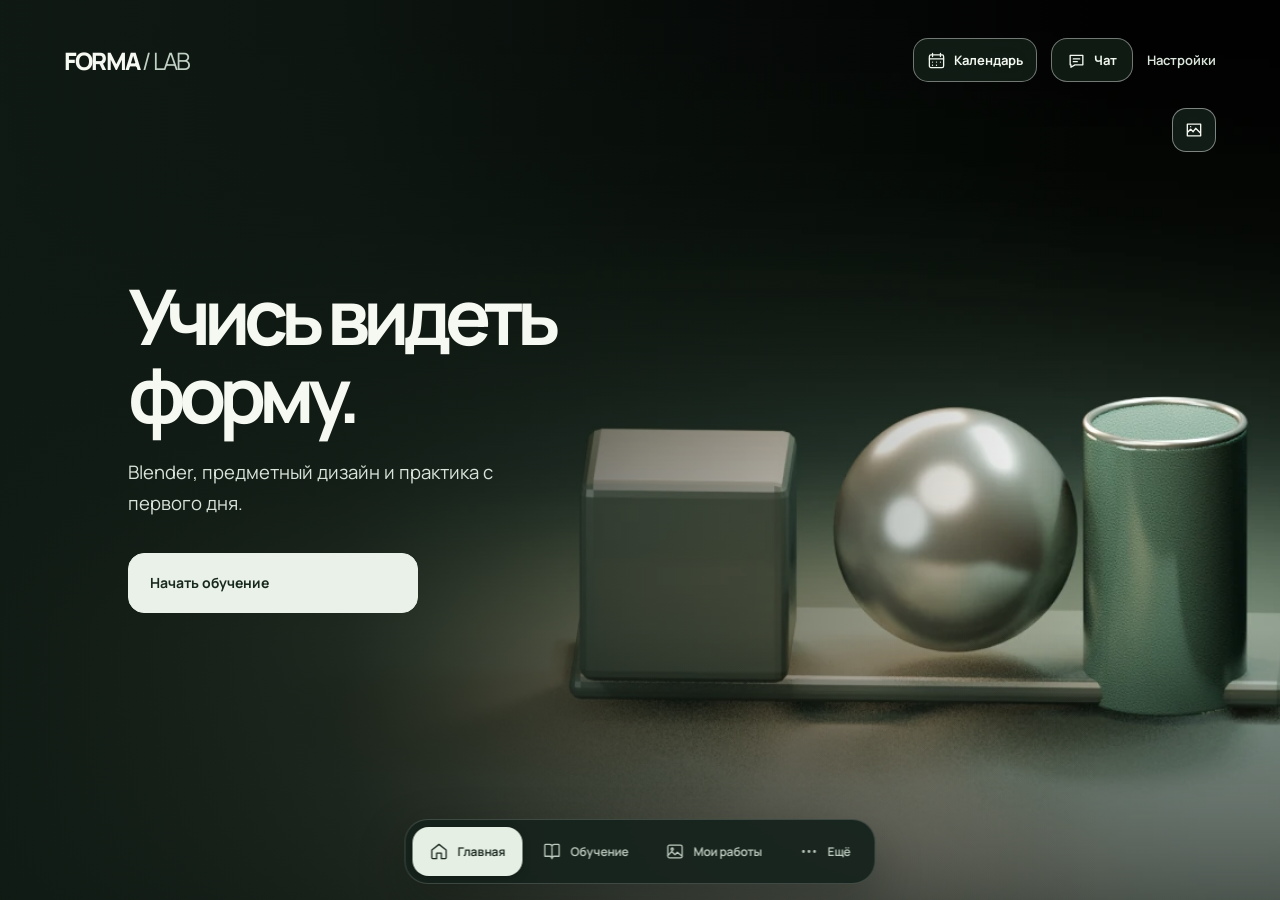
<file: index.html>
<!doctype html><html lang="ru"><head><meta charset="utf-8"><meta name="viewport" content="width=device-width,initial-scale=1,viewport-fit=cover"><meta name="theme-color" content="#111413"><meta name="description" content="FORMA / LAB — персональная академия трёхмерного и предметного дизайна"><title>FORMA / LAB</title><link rel="preconnect" href="https://fonts.googleapis.com"><link rel="preconnect" href="https://fonts.gstatic.com" crossorigin><link href="https://fonts.googleapis.com/css2?family=Manrope:wght@400;500;600;700;800&display=swap" rel="stylesheet"><link rel="stylesheet" href="./style.css?v=33"></head><body><div id="app"></div><script type="module" src="./app.js?v=31"></script></body></html>
</file>
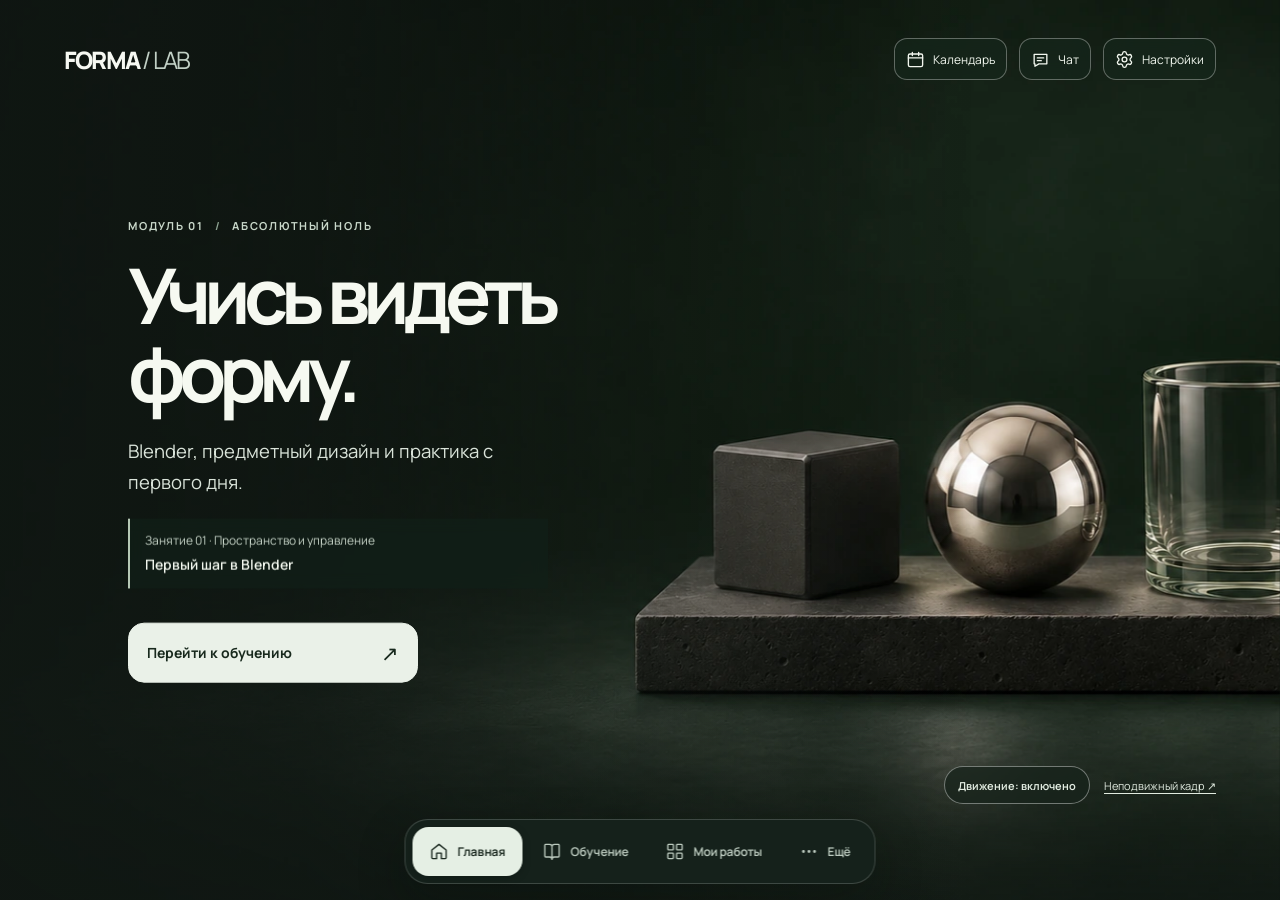
<file: scene-01-test.html>
<!doctype html>
<html lang="ru">
<head>
  <meta charset="utf-8">
  <meta name="viewport" content="width=device-width,initial-scale=1,viewport-fit=cover">
  <meta name="theme-color" content="#111413">
  <meta name="description" content="Тестовая сцена модуля 01 FORMA / LAB — предметная композиция с деликатным движением.">
  <title>Сцена 01 — FORMA / LAB</title>
  <link rel="preconnect" href="https://fonts.googleapis.com">
  <link rel="preconnect" href="https://fonts.gstatic.com" crossorigin>
  <link href="https://fonts.googleapis.com/css2?family=Manrope:wght@400;500;600;700;800&display=swap" rel="stylesheet">
  <link rel="stylesheet" href="./scene-01-test.css?v=2">
  <script src="./scene-01-test.js?v=1" defer></script>
</head>
<body>
  <main class="stage" data-motion="on">
    <picture class="visual" role="img" aria-label="Фасованный куб из тёмной керамики, отражающая металлическая сфера и прозрачный стеклянный цилиндр на каменной платформе">
      <source media="(max-width:520px)" srcset="./assets/hero-scenes/test-01/mobile.webp">
      <img class="visual-image" src="./assets/hero-scenes/test-01/desktop.webp" width="1672" height="941" alt="" fetchpriority="high">
    </picture>
    <div class="shade" aria-hidden="true"></div>
    <header class="top">
      <a class="brand" href="./#/" aria-label="FORMA / LAB — главная">FORMA <span>/ LAB</span></a>
      <div class="top-actions">
        <a href="./#/calendar" aria-label="Календарь" title="Календарь"><svg viewBox="0 0 24 24" aria-hidden="true"><rect x="3" y="5" width="18" height="16" rx="2"/><path d="M16 3v4M8 3v4M3 10h18"/></svg><span>Календарь</span></a>
        <a href="./#/" aria-label="Открыть чат курса на главной" title="Чат"><svg viewBox="0 0 24 24" aria-hidden="true"><path d="M4 5.5h16v12H10l-5 3v-3H4zM8 10h8M8 13.5h5"/></svg><span>Чат</span></a>
        <a href="./#/settings" aria-label="Настройки" title="Настройки"><svg viewBox="0 0 24 24" aria-hidden="true"><path d="M9.671 4.136a2.34 2.34 0 0 1 4.659 0 2.34 2.34 0 0 0 3.319 1.915 2.34 2.34 0 0 1 2.33 4.033 2.34 2.34 0 0 0 0 3.831 2.34 2.34 0 0 1-2.33 4.033 2.34 2.34 0 0 0-3.319 1.915 2.34 2.34 0 0 1-4.659 0 2.34 2.34 0 0 0-3.32-1.915 2.34 2.34 0 0 1-2.33-4.033 2.34 2.34 0 0 0 0-3.831A2.34 2.34 0 0 1 6.35 6.051a2.34 2.34 0 0 0 3.319-1.915"/><circle cx="12" cy="12" r="3"/></svg><span>Настройки</span></a>
      </div>
    </header>
    <div class="reactions" aria-hidden="true">
      <span class="reaction reaction-a"><i class="avatar avatar-alina"></i><b>🙂</b></span>
      <span class="reaction reaction-b"><i class="avatar avatar-max"></i><b>🔥</b></span>
      <span class="reaction reaction-c"><i class="avatar avatar-katya"></i><b>Ого</b></span>
    </div>
    <section class="copy" aria-label="Модуль 01">
      <p class="eyebrow">МОДУЛЬ 01 <span>/</span> АБСОЛЮТНЫЙ НОЛЬ</p>
      <h1>Учись видеть<br>форму.</h1>
      <p class="description">Blender, предметный дизайн и практика с первого дня.</p>
      <div class="lesson"><span>Занятие 01 · Пространство и управление</span><b>Первый шаг в Blender</b></div>
      <a class="continue" href="./#/study">Перейти к обучению <span aria-hidden="true">↗</span></a>
    </section>
    <div class="comparison" aria-label="Сравнение режимов изображения">
      <button class="motion-toggle" type="button" aria-pressed="true">Движение: включено</button>
      <a href="./assets/hero-scenes/test-01/desktop.webp" target="_blank" rel="noopener">Неподвижный кадр ↗</a>
    </div>
    <nav class="nav" aria-label="Основная навигация">
      <a class="active" href="./#/" aria-current="page"><svg viewBox="0 0 24 24" aria-hidden="true"><path d="m3 10 9-7 9 7v10a1 1 0 0 1-1 1h-5v-7H9v7H4a1 1 0 0 1-1-1z"/></svg><span>Главная</span></a>
      <a href="./#/study"><svg viewBox="0 0 24 24" aria-hidden="true"><path d="M12 7v14M3 18V4a1 1 0 0 1 1-1h5a3 3 0 0 1 3 3 3 3 0 0 1 3-3h5a1 1 0 0 1 1 1v14a1 1 0 0 1-1 1h-5a3 3 0 0 0-3 3 3 3 0 0 0-3-3H4a1 1 0 0 1-1-1z"/></svg><span>Обучение</span></a>
      <a href="./#/works"><svg viewBox="0 0 24 24" aria-hidden="true"><rect x="3" y="3" width="7" height="7" rx="1"/><rect x="14" y="3" width="7" height="7" rx="1"/><rect x="3" y="14" width="7" height="7" rx="1"/><rect x="14" y="14" width="7" height="7" rx="1"/></svg><span>Мои работы</span></a>
      <a href="./#/more"><svg viewBox="0 0 24 24" aria-hidden="true"><circle cx="5" cy="12" r="1"/><circle cx="12" cy="12" r="1"/><circle cx="19" cy="12" r="1"/></svg><span>Ещё</span></a>
    </nav>
  </main>
</body>
</html>
</file>
<file: style.css>
/* FORMA / LAB — visual system.
   Editorial direction: industrial product imagery, Swiss grid, quiet interaction.
   Course data and saved user state remain untouched. */
:root{
  --ink:#151817;
  --night:#111413;
  --night-soft:#202725;
  --paper:#eceee9;
  --white:#fbfbf8;
  --line:#cbd0c9;
  --line-dark:#3b4340;
  --muted:#656e69;
  --muted-dark:#a9b3ad;
  --signal:#145e57;
  --signal-light:#dbe8e1;
  font-family:"Manrope",system-ui,sans-serif;
  font-size:16px;
  color:var(--ink);
  background:var(--paper);
  font-synthesis:none;
}
*{box-sizing:border-box}
html{scroll-behavior:smooth;scroll-padding-top:20px}
body{margin:0;min-width:320px}
button,input,textarea,select{font:inherit}
button{cursor:pointer}
a{color:inherit}
button:focus-visible,a:focus-visible,input:focus-visible,textarea:focus-visible,select:focus-visible,summary:focus-visible{
  outline:2px solid #188777;
  outline-offset:4px;
}
h1,h2,h3,p{margin-top:0}
h1,h2,h3{font-weight:700}
p{line-height:1.65}
::selection{background:#b9d7ca;color:#10211c}
.eyebrow{display:block;color:var(--signal);font-size:12px;font-weight:700;line-height:1.5;letter-spacing:.02em;margin-bottom:9px}
.lesson .eyebrow{margin-bottom:16px}
@media(max-width:520px){.eyebrow{font-size:11px}}
/* Course directory, lessons, shared forms */
.link,.text-link{
  display:inline-flex;
  align-items:center;
  min-height:44px;
  padding:8px 0;
  background:transparent;
  border:0;
  text-decoration:none;
  font-weight:650;
  color:var(--signal);
  text-align:left;
}
.link:hover,.text-link:hover{text-decoration:underline;text-underline-offset:4px}
.btn{
  display:inline-flex;
  align-items:center;
  justify-content:center;
  min-height:51px;
  padding:14px 21px;
  border:1px solid var(--ink);
  border-radius:14px;
  background:var(--ink);
  color:white;
  text-decoration:none;
  font-size:14px;
  font-weight:650;
  line-height:1.3;
  transition:background .18s,color .18s;
}
.btn:hover{background:var(--signal);border-color:var(--signal);color:#fff}
.btn.secondary{background:transparent;color:var(--ink);border-color:var(--ink)}
.btn.secondary:hover{background:var(--ink);color:#fff}
.btn.danger{background:transparent;color:#a33333;border-color:#ad6760}
.btn.danger:hover{background:#ab3f3b;color:white}
.tag{
  display:inline-block;
  border:1px solid currentColor;
  padding:6px 9px;
  color:#47675a;
  font-family:inherit;
  font-size:10px;
  font-weight:500;
  letter-spacing:.015em;
  line-height:1.4;
  vertical-align:middle;
}
.page-head{max-width:970px;margin-bottom:46px}
.page-head .eyebrow{color:var(--signal);margin-bottom:20px}
.page-head h1{
  font-size:clamp(42px,5.7vw,81px);
  line-height:.97;
  letter-spacing:-.072em;
  font-weight:540;
  margin:0 0 20px;
}
.page-head p{max-width:665px;font-size:15px;color:var(--muted);line-height:1.7}

/* Program: typographic directory, not a stack of cards. */
.module{padding:0;border-top:1px solid #aeb8b0}
.module:last-child{border-bottom:1px solid #aeb8b0}
.module>summary{
  list-style:none;
  display:grid;
  grid-template-columns:74px minmax(0,1fr) 22px;
  align-items:start;
  gap:18px;
  padding:29px 0;
  cursor:pointer;
  min-height:108px;
}
.module>summary::-webkit-details-marker{display:none}
.module>summary::after{
  content:"+";
  font-size:26px;
  font-weight:300;
  line-height:1;
  color:var(--signal);
  justify-self:end;
}
.module[open]>summary::after{content:"−"}
.module-number{
  font-family:"Helvetica Neue",Arial,sans-serif;
  font-size:32px;
  font-weight:400;
  letter-spacing:-.07em;
  line-height:1;
  color:var(--signal);
  min-width:0;
}
.module h2{
  max-width:910px;
  margin:0 0 12px;
  font-size:clamp(25px,3.2vw,42px);
  line-height:1.1;
  font-weight:500;
  letter-spacing:-.055em;
}
.module p{color:var(--muted);font-size:14px;line-height:1.6;margin:0;max-width:680px}
.module-weeks{padding:2px 0 27px 92px}
.week{padding:0;border-top:1px solid var(--line)}
.week a{display:block;min-width:0;padding:19px 16px 19px 0;text-decoration:none;transition:padding .18s,background .18s}
.week a:hover{padding-left:14px;background:rgba(20,94,87,.055)}
.week b{display:block;font-size:17px;font-weight:600;line-height:1.45;letter-spacing:-.025em;overflow-wrap:anywhere}
.week small{display:block;margin-top:9px;font-size:13px;color:var(--muted);line-height:1.6}
.week .tag{margin:12px 5px 0 0}

/* Lessons: an intentional paper-like reading surface. */
.lesson{
  width:100%;
  max-width:960px;
  background:var(--white);
  color:var(--ink);
  border-top:3px solid var(--night);
  padding:27px clamp(22px,4.2vw,68px) 55px;
}
.lesson>.link:first-child{color:var(--signal);font-size:13px}
.lesson>.eyebrow{color:var(--signal);margin-top:24px}
.lesson h1{
  font-size:clamp(36px,4.9vw,66px);
  letter-spacing:-.07em;
  line-height:1.06;
  font-weight:500;
  margin:16px 0 22px;
  overflow-wrap:break-word;
}
.lesson>p.muted{font-size:14px;max-width:660px;margin-bottom:32px}
.lesson section{padding:35px 0;border-top:1px solid var(--line)}
.lesson section:first-of-type{border-top:0}
.lesson section h2{
  font-size:clamp(25px,3.1vw,38px);
  font-weight:500;
  letter-spacing:-.055em;
  line-height:1.14;
  margin:0 0 18px;
}
.lesson h3{font-size:20px;font-weight:600;letter-spacing:-.035em;margin:21px 0 12px}
.lesson p,.lesson li{font-size:16px;line-height:1.75}
.lesson li{margin-bottom:10px}
.lesson-intro{padding-top:10px!important}
.lesson-intro h2{font-size:clamp(29px,4vw,48px)!important}
.lesson-kit{padding:18px 21px;background:#e5eae5;border-left:3px solid var(--signal)}
.concepts strong,.step strong{color:var(--signal)}
.diagrams{display:grid;grid-template-columns:1fr 1fr;gap:15px}
.diagrams figure{min-width:0;margin:0;padding:17px;background:#25322e;color:#ebf0e8}
.diagrams svg{display:block;width:100%;height:auto;max-height:230px}
.diagrams svg text{font-family:Arial,sans-serif;fill:#ecf0e9;font-size:14px}
.diagrams figcaption{margin-top:9px;color:#cad6cc;font-size:12px;line-height:1.55}
.step{display:grid;grid-template-columns:37px minmax(0,1fr);gap:18px;padding:25px 0;border-bottom:1px solid var(--line)}
.step h3{margin:0 0 12px}
.step p{margin:10px 0}
.step-index{
  color:var(--signal);
  font-family:inherit;
  font-size:12px;
  line-height:1.5;
}
.step-check{color:var(--signal)}
.troubles{display:grid;gap:0}
.troubles p{padding:14px 0;margin:0;border-bottom:1px solid var(--line)}
.lesson a:not(.btn):not(.link){color:var(--signal);text-underline-offset:3px}
.lesson .field textarea,.lesson .field select{background:#fff}

/* Shared functional sections. */
.section{margin:40px 0}
.section-head{gap:20px}
.section-head h3{font-size:22px;margin:0;letter-spacing:-.035em}
.panel{
  min-width:0;
  padding:25px 27px;
  margin:14px 0;
  background:var(--white);
  border:0;
  border-top:1px solid var(--line);
}
.panel h2{font-size:clamp(24px,3vw,33px);font-weight:500;letter-spacing:-.05em;margin:0 0 17px}
.panel h3{font-size:21px;letter-spacing:-.045em;margin:0 0 10px;font-weight:550}
.panel p{font-size:14px}
.panel .eyebrow{color:var(--signal);margin-bottom:12px}
.split{display:grid;grid-template-columns:minmax(0,1.2fr) minmax(0,1fr);align-items:start;gap:16px}
.stats{display:grid;grid-template-columns:repeat(3,minmax(0,1fr));gap:20px}
.stat{padding:22px 0 18px;border-top:1px solid #aeb8b0;min-width:0}
.stat strong{display:block;font-size:clamp(28px,3.5vw,48px);font-weight:500;line-height:1.1;letter-spacing:-.07em;margin-bottom:10px}
.stat span{display:block;color:var(--muted);font-size:12px;line-height:1.45}
.bars{display:flex;gap:3px;height:9px;margin:28px 0 50px}
.bars i{background:#cbd4cc;flex:1}
.bars i.done{background:var(--signal)}
.fields{display:grid;gap:15px}
.field{display:grid;min-width:0;gap:9px;font-size:13px;color:#3c4841}
.field input,.field textarea,.field select{
  width:100%;
  padding:12px 13px;
  min-height:48px;
  border:1px solid #bfc7bf;
  border-radius:14px;
  color:var(--ink);
  background:#fff;
  font-size:16px;
}
.field textarea{min-height:105px;resize:vertical;line-height:1.55}
.actions{display:flex;flex-wrap:wrap;gap:10px;margin-top:20px}
.empty{padding:38px 22px;border-top:1px solid var(--line);color:var(--muted);font-size:14px}
.calendar-upcoming{
  padding:28px 30px;
  margin-bottom:35px;
  background:#dbe6dc;
  border-left:3px solid var(--signal);
}
.calendar-upcoming h2{font-size:28px;font-weight:500;letter-spacing:-.055em;margin:0 0 15px}
.calendar-upcoming p{margin:7px 0;font-size:14px}
.calendar-group{padding:0;border-top:1px solid #adb7af}
.calendar-group:last-child{border-bottom:1px solid #adb7af}
.calendar-group summary{min-height:64px;padding:20px 0;font-size:21px;letter-spacing:-.035em;font-weight:550;cursor:pointer}
.calendar-group .panel{margin:7px 0 15px}

/* Shell and floating navigation */
:root{--paper:#edf0e9;--night:#151d18;--signal:#306b54;--layer-navigation:20;--layer-header:30;--layer-popup:60;--layer-notice:70;--popup-safe-top:calc(env(safe-area-inset-top,0px) + 12px);--popup-safe-bottom:calc(90px + env(safe-area-inset-bottom,0px))}
body{overflow-x:hidden}
.shell{min-height:100dvh}
.main{width:100%;max-width:none;min-height:100dvh;padding:27px clamp(22px,5vw,88px) 140px}
.top{display:flex;justify-content:space-between;align-items:center;gap:15px;position:relative;z-index:var(--layer-header);margin:0 0 56px}
.brand{font-weight:800;font-size:24px;letter-spacing:-.075em;white-space:nowrap;text-decoration:none}
.brand span{font-weight:400;color:#78867b}
.top-actions{display:flex;align-items:center;gap:14px}
.top-actions .link{font-size:13px;color:var(--muted)}
.chat-toggle{display:inline-flex;align-items:center;gap:8px;min-height:44px;padding:0 15px;border:1px solid #b8c9bd;border-radius:16px;background:#f8fbf6;color:#253d2b;font-size:13px;font-weight:700}
.chat-toggle svg{width:19px;height:19px;fill:none;stroke:currentColor;stroke-width:1.7;stroke-linecap:round;stroke-linejoin:round}
.settings-toggle svg{display:none;width:19px;height:19px;fill:none;stroke:currentColor;stroke-width:1.7;stroke-linecap:round;stroke-linejoin:round}
.btn{border-radius:16px;font-weight:700}
.btn.secondary{background:transparent}
.panel{border:1px solid var(--line);border-radius:18px;background:#fafcf8}
.field input,.field textarea,.field select{border-radius:12px}
.lesson{max-width:950px;margin:auto;border:1px solid #dae2d9;border-radius:23px;box-shadow:0 15px 55px #15251a0b}
.lesson p,.lesson li{font-size:17px;line-height:1.8}
.lesson-kit,.diagrams figure{border-radius:16px}
.lesson h1,.lesson section h2{font-weight:700}
.calendar-upcoming{border-radius:20px;border:0}
.tag{border:0;border-radius:99px;background:#e4ede4;font-family:inherit;font-size:12px;font-weight:650}
.module h2,.module>summary{font-weight:700}
.nav{position:fixed;z-index:var(--layer-navigation);bottom:calc(16px + env(safe-area-inset-bottom));left:50%;display:flex;gap:3px;width:max-content;max-width:calc(100vw - 24px);padding:7px;border:1px solid #ffffff2d;border-radius:23px;background:#16221cf0;box-shadow:0 18px 48px #07100a4b;backdrop-filter:blur(20px);transform:translateX(-50%)}
.nav a{display:flex;align-items:center;justify-content:center;gap:9px;min-height:49px;padding:0 17px;border-radius:16px;color:#bbc9be;text-decoration:none;font-weight:650;font-size:12px;white-space:nowrap}
.nav a svg{display:block;flex:0 0 19px;width:19px;height:19px}
.nav a:hover{color:#fff;background:#ffffff15}
.nav a.active{color:#19271e;background:#e5efe4;box-shadow:0 2px 9px #0003}
.toast{position:fixed;z-index:var(--layer-notice);bottom:105px;left:20px;right:20px;max-width:390px;margin:auto;padding:14px 18px;border-radius:15px;background:#ddeadd;color:#193527;box-shadow:0 10px 30px #0002;font-size:13px}
.empty{border:1px dashed #b7c9b9;border-radius:17px}
/* Home: immersive stage with module-specific rendered product scenes */
.main:has(.home-page){padding:0}
.main:has(.home-page)>.top{position:absolute;z-index:var(--layer-header);top:clamp(21px,3vw,42px);left:clamp(22px,5vw,88px);right:clamp(22px,5vw,88px);margin:0}
.main:has(.home-page) .brand{color:#f6f8f2}
.main:has(.home-page) .brand span{color:#c1d0c5}
.main:has(.home-page) .top-actions .link{color:#d9e5da}
.main:has(.home-page) .chat-toggle{color:#f2f7ef;background:#16271cae;border-color:#ffffff69;backdrop-filter:blur(13px)}
.home-page,.hero{min-height:100svh}
.hero{position:relative;isolation:isolate;display:flex;align-items:center;width:100%;padding:115px clamp(28px,10vw,195px) 125px;overflow:hidden;background:#131d16;color:#f6f9f1}
.hero-media,.hero-picture,.hero-art,.hero-motion,.hero-shade{position:absolute;inset:0;width:100%;height:100%}
.hero-media{z-index:-2;overflow:hidden;background:#121d16}
.hero-picture{display:block}
.hero-art{object-fit:cover;object-position:62% 50%;filter:saturate(.88)}
.hero-motion{display:block;object-fit:cover;object-position:62% 50%;opacity:0;transition:opacity .72s ease}
.scene-transition .hero-art,.scene-transition .hero-motion{transition:opacity .72s ease}
.scene-live .hero-motion{opacity:1}
.scene-live .hero-art{opacity:0}
.hero-shade{z-index:-1;pointer-events:none;background:linear-gradient(90deg,#101a14f5 0%,#101a14cf 27%,#101a1470 50%,#101a1400 86%),linear-gradient(0deg,#101a14a8,transparent 30%)}
.scene-test{position:absolute;z-index:4;top:clamp(88px,12vh,132px);right:clamp(20px,5vw,76px);display:flex;align-items:center;gap:10px}
.scene-test-toggle{display:grid;place-items:center;width:44px;height:44px;padding:0;border:1px solid #ffffff75;border-radius:14px;background:#17251dba;color:#f6f9f1;backdrop-filter:blur(12px)}
.scene-test-toggle svg{width:20px;height:20px;fill:none;stroke:currentColor;stroke-width:1.65;stroke-linecap:round;stroke-linejoin:round}
.scene-test-panel{display:flex;align-items:center;gap:10px;padding:7px 9px 7px 13px;border:1px solid #ffffff55;border-radius:14px;background:#17251ddb;color:#f6f9f1;backdrop-filter:blur(12px)}
.scene-test-panel[hidden]{display:none}
.scene-test-label{font-size:11px;color:#dce8dd;white-space:nowrap}
.scene-test-select{max-width:min(240px,55vw);min-height:34px;border:1px solid #ffffff60;border-radius:8px;padding:4px 28px 4px 9px;background:#eff3ed;color:#19241c;font:600 12px inherit}
.hero-copy{position:relative;z-index:2;width:min(720px,54vw)}
.hero-copy h1{font-size:clamp(58px,6vw,96px);font-weight:700;letter-spacing:-.09em;line-height:1.01;margin-bottom:25px}
.hero-copy p{font-size:clamp(15px,1.45vw,19px);max-width:380px;color:#d9e3d9;line-height:1.65}
.home-continue{display:flex;justify-content:space-between;min-height:60px;width:min(100%,290px);margin-top:34px;background:#eaf1e8;color:#18291d;border-color:#eaf1e8}
.home-continue:hover{background:#fff;color:#18291d;border-color:#fff}
.home-continue span{font-size:21px}
.home-lesson{display:grid;gap:6px;max-width:420px;margin-top:22px;padding:13px 15px;border-left:2px solid #b6c8b5;background:#122019a8;color:#f0f5ed;backdrop-filter:blur(8px)}
.home-lesson span,.home-lesson small{font-size:12px;color:#c6d3c7}.home-lesson b{font-size:14px;line-height:1.45;font-weight:600}
.peer-reactions{position:absolute;z-index:1;inset:0;pointer-events:none;overflow:hidden}
.peer-reaction{position:absolute;display:flex;align-items:center;gap:8px;opacity:0;animation:peer-drift 15s ease-in-out infinite}
.peer-reaction .avatar{width:36px;height:36px;flex:0 0 36px;border:1px solid #f0f8efb8}
.peer-bubble{display:grid;place-items:center;height:32px;min-width:35px;padding:0 10px;border-radius:15px 15px 15px 5px;background:#f2f7ee;color:#1b3122;font-size:13px;box-shadow:0 5px 24px #0004}
.reaction-one{top:23%;right:15%;animation-delay:-1.8s;animation-duration:13s}
.reaction-two{top:47%;right:8%;animation-delay:-5.5s;animation-duration:17s}
.reaction-three{bottom:25%;right:30%;animation-delay:-8.5s;animation-duration:19s}
.reaction-four{top:19%;right:34%;animation-delay:-3.3s;animation-duration:23s}
@keyframes peer-drift{0%,8%,100%{opacity:0;transform:translate3d(0,10px,0)}17%,35%{opacity:1}38%{transform:translate3d(-12px,-11px,0)}51%,92%{opacity:0;transform:translate3d(-21px,-19px,0)}}
/* Study: the next actionable lesson precedes the full curriculum */
.study-page{max-width:1370px;margin:auto}
.study-feature{padding:clamp(30px,5vw,74px);border-radius:28px;background:#dfe8de}
.study-feature-meta{display:flex;justify-content:space-between;align-items:center;gap:12px;color:#4e6254;font-size:13px;font-weight:700}
.study-status{padding:7px 12px;border-radius:99px;background:#eef4ec;font-size:12px}
.study-module{margin:clamp(46px,7vw,95px) 0 12px;color:#426a52;font-size:14px;font-weight:700}
.study-feature h1{max-width:970px;font-size:clamp(40px,5.8vw,90px);font-weight:700;letter-spacing:-.075em;line-height:1.06;margin-bottom:20px;overflow-wrap:anywhere}
.study-description{max-width:690px;margin:0;color:#4c5f52;font-size:16px;line-height:1.75}
.study-feature-bottom{display:flex;justify-content:space-between;align-items:center;flex-wrap:wrap;gap:30px;margin-top:clamp(36px,6vw,74px)}
.study-continue{min-width:260px;justify-content:space-between}
.study-progress{flex:1;min-width:210px;max-width:300px;font-size:12px;font-weight:700;color:#4a6651}
.study-progress-track{height:5px;overflow:hidden;margin-top:12px;border-radius:10px;background:#b6c9b8}
.study-progress-track i{display:block;height:100%;border-radius:inherit;background:#326b53}
.study-outline{margin:clamp(50px,7vw,100px) 0 30px}
.study-outline-head{display:flex;justify-content:space-between;align-items:baseline;gap:15px}
.study-outline-head h2{font-size:clamp(30px,4vw,52px);letter-spacing:-.065em}
.study-outline-head span,.study-note{font-size:13px;color:var(--muted)}
.study-note{margin-bottom:28px;max-width:660px;line-height:1.7}
/* Virtual chat is readable and deliberately not a fake messaging client */
.chat{position:fixed;z-index:var(--layer-popup);right:clamp(12px,3vw,34px);bottom:calc(92px + env(safe-area-inset-bottom));display:flex;flex-direction:column;width:min(440px,calc(100vw - 24px));height:min(690px,calc(100dvh - 135px));overflow:hidden;border:1px solid #35483b;border-radius:24px;background:#19241d;color:#eff5ed;box-shadow:0 22px 90px #05140b5e}
.chat header{display:flex;justify-content:space-between;align-items:center;gap:16px;flex-shrink:0;padding:17px 20px;border-bottom:1px solid #ffffff1a}
.chat header b{font-size:17px}
.chat-subtitle{margin-top:3px;font-size:12px;color:#a5b9a9}
.chat header button{width:44px;height:44px;flex-shrink:0;border:0;border-radius:12px;background:#ffffff12;color:white;font-size:25px}
.messages{flex:1;min-height:0;overflow-y:auto;overscroll-behavior:contain;padding:18px 16px;background:#141e18;scrollbar-color:#4c6152 #18231c}
.message{display:flex;align-items:flex-start;gap:10px;margin:0 0 15px}
.message.grouped{margin-top:-10px}
.avatar,.avatar-spacer{display:block;flex:0 0 38px;width:38px;height:38px}
.avatar{border:1px solid #ffffff55;border-radius:50%;background-image:url("./assets/people/group-portraits.webp?v=13");background-size:400% 200%;background-repeat:no-repeat;background-position:var(--avatar-x) var(--avatar-y)}
.message-content{flex:1;min-width:0;padding:11px 13px;border-radius:7px 17px 17px 17px;background:#26342a}
.message.grouped .message-content{padding-top:9px;border-radius:7px 13px 13px 7px}
.mentor-message .message-content{background:#314536}
.message-meta{display:flex;gap:8px;align-items:center;flex-wrap:wrap}
.message-meta b{font-size:13px}
.message time{margin-left:auto;font-size:11px;color:#a2b7a7}
.message-role{padding:3px 7px;border-radius:8px;background:#dceadd;color:#2c4e34;font-size:10px;font-weight:700}
.message p{margin:6px 0 0;font-size:13px;line-height:1.6;color:#dbe6dc;overflow-wrap:anywhere}
.message.grouped p{margin-top:0}
@media(max-width:800px){
 .main{padding:25px 22px calc(130px + env(safe-area-inset-bottom))}
 .top{margin-bottom:30px}
 .top .brand{font-size:21px}
 .top-actions{gap:9px}
 .top-actions .link{font-size:12px}
 .top-actions .calendar-toggle,.top-actions .chat-toggle,.top-actions .settings-toggle{display:inline-flex;align-items:center;justify-content:center;width:44px;min-width:44px;height:44px;min-height:44px;padding:0;border:1px solid #b8c9bd;border-radius:14px;background:#f8fbf6;color:#253d2b}
 .top-actions .calendar-toggle svg,.top-actions .chat-toggle svg,.top-actions .settings-toggle svg{display:block;width:19px;height:19px;flex:none;fill:none;stroke:currentColor;stroke-width:1.7;stroke-linecap:round;stroke-linejoin:round}
 .top-actions .settings-toggle svg{width:20px;height:20px}
 .top-actions .calendar-toggle span,.top-actions .chat-toggle span,.top-actions .settings-toggle span{display:none}
 .main:has(.home-page) .top-actions .calendar-toggle,.main:has(.home-page) .top-actions .chat-toggle,.main:has(.home-page) .top-actions .settings-toggle{color:#f2f7ef;background:#16271cae;border-color:#ffffff69;backdrop-filter:blur(13px)}
 .nav{width:calc(100vw - 24px);max-width:460px;bottom:calc(9px + env(safe-area-inset-bottom))}
 .nav a{flex:1;flex-direction:column;gap:4px;min-width:0;min-height:53px;padding:7px 3px;font-size:10px}
 .nav a svg{width:20px;height:20px}
 .main:has(.home-page)>.top{top:max(18px,env(safe-area-inset-top));left:20px;right:20px}
 .hero{min-height:100svh;align-items:flex-end;padding:116px 23px calc(135px + env(safe-area-inset-bottom))}
 .scene-test{top:calc(74px + env(safe-area-inset-top));right:17px}
 .scene-test-panel{position:absolute;top:52px;right:0}
 .hero-art,.hero-motion{object-fit:cover;object-position:62% 50%}
 .hero-art{animation:mobile-hero-drift 24s ease-in-out infinite}
 .hero-motion{display:none}
 .hero-shade{background:linear-gradient(180deg,#101a1445 0%,#101a1412 22%,#101a1442 43%,#101a14bf 66%,#101a14f2 100%),linear-gradient(90deg,#101a1490 0%,transparent 90%)}
 .hero-copy{width:100%;max-width:590px}
 .hero-copy h1{font-size:clamp(47px,11vw,72px)}
 .hero-copy p{font-size:15px}
 .home-continue{width:min(100%,370px);margin-top:21px;min-height:55px}
 .reaction-five,.reaction-six,.reaction-seven,.reaction-eight,.reaction-nine,.reaction-ten,.reaction-eleven,.reaction-twelve,.reaction-thirteen,.reaction-fourteen{display:none}
 .reaction-one,.reaction-two{animation-name:soft-appear-mobile;right:5%;animation-duration:36s}
 .reaction-one{top:11%;animation-delay:-2s}
 .reaction-two{top:22%;animation-delay:-20s}
 .reaction-three,.reaction-four{display:none}
 .chat{top:var(--popup-safe-top);bottom:var(--popup-safe-bottom);left:10px;right:10px;width:auto;height:auto;max-height:calc(100dvh - var(--popup-safe-top) - var(--popup-safe-bottom));overflow:hidden}
 .study-feature{padding:34px 29px;border-radius:23px}
 .study-feature h1{font-size:clamp(40px,8vw,61px)}
 .module>summary{grid-template-columns:51px minmax(0,1fr) 22px;gap:12px}
 .module-locked-label{grid-template-columns:51px minmax(0,1fr) 22px;gap:12px}
 .module-weeks{padding-left:63px}
 .diagrams{grid-template-columns:1fr}
}
@media(max-width:520px){
 .main{padding-left:18px;padding-right:18px}
 .main:has(.home-page)>.top{left:17px;right:17px}
 .top .brand{font-size:19px}
 .top-actions{gap:7px}
 .top-actions .link{font-size:11px}
 .hero{padding:103px 19px calc(123px + env(safe-area-inset-bottom))}
 .hero-copy h1{font-size:clamp(43px,12.5vw,60px);margin-bottom:16px}
 .hero-copy p{font-size:14px}
 .peer-reaction .avatar{width:30px;height:30px;flex-basis:30px}
 .study-feature{padding:27px 21px;border-radius:21px}
 .study-feature-meta{font-size:12px}
 .study-module{margin-top:54px;font-size:12px}
 .study-feature h1{font-size:clamp(36px,10vw,48px)}
 .study-description{font-size:14px}
 .study-feature-bottom{margin-top:33px;gap:23px}
 .study-continue{width:100%}
 .study-progress{max-width:none;width:100%}
 .study-outline{margin-top:54px}
 .study-outline-head{flex-direction:column;align-items:flex-start;gap:0}
 .module>summary{grid-template-columns:33px minmax(0,1fr) 22px;gap:11px;padding:23px 0}
 .module-locked-label{grid-template-columns:33px minmax(0,1fr) 22px;gap:11px;padding:23px 0}
 .module-number{font-size:23px}
 .module h2{font-size:23px}
 .module p{font-size:13px}
 .module-weeks{padding-left:0}
 .week a{padding:17px 0}
 .week b{font-size:15px}
 .lesson{padding:24px 21px 44px;border-radius:19px}
 .lesson h1{font-size:clamp(34px,10vw,45px)}
 .lesson p,.lesson li{font-size:16px}
 .lesson section{padding:28px 0}
 .step{grid-template-columns:28px minmax(0,1fr);gap:10px}
 .stats{gap:8px}
 .stat strong{font-size:24px}
 .stat span{font-size:12px}
 .split{grid-template-columns:1fr}
 .panel{padding:22px 19px}
 .chat{left:10px;right:10px;border-radius:19px}
 .chat header{padding:13px 14px}
 .messages{padding:14px 10px}
 .message,.message.grouped{gap:8px}
 .message-content{padding:10px 11px}
 .message p{font-size:12px}
 .avatar,.avatar-spacer{width:33px;height:33px;flex-basis:33px}
}
@keyframes mobile-hero-drift{0%,100%{transform:scale(1)}50%{transform:scale(1.035)}}
@media(max-width:380px){.hero-copy h1{font-size:43px}.nav a{font-size:9px}.nav a svg{width:18px;height:18px}.study-feature{padding:23px 19px}}
@media(prefers-reduced-motion:reduce){*,*::before,*::after{scroll-behavior:auto!important;animation:none!important;transition:none!important}.peer-reaction{opacity:0}.reaction-one{opacity:1}.hero-art{opacity:1}.hero-motion{display:none}}

.home-continue>span,.study-continue>span{display:grid;place-items:center;flex:0 0 22px}
.home-continue>span svg,.study-continue>span svg{display:block;width:19px;height:19px;fill:none;stroke:currentColor;stroke-width:1.7;stroke-linecap:round;stroke-linejoin:round}
.access-notice{margin:0 0 20px;padding:12px 0;border-bottom:1px solid #b7c4b8;color:#426a52;font-size:14px;line-height:1.55}
.module-locked{opacity:.68}
.module-locked-label{display:grid;grid-template-columns:51px minmax(0,1fr) 22px;align-items:center;gap:12px;padding:23px 0}
.module-locked .module-number{color:#738078}
.module-locked h2{margin:0;color:#68756c;font-size:20px;letter-spacing:-.025em;line-height:1.35}
.module-lock{width:17px;height:17px;fill:none;stroke:#7b8980;stroke-width:1.6;stroke-linecap:round;stroke-linejoin:round}
@media(max-width:800px){.module-locked-label{grid-template-columns:51px minmax(0,1fr) 22px;gap:12px}}
@media(max-width:520px){.module-locked-label{grid-template-columns:33px minmax(0,1fr) 22px;gap:11px;padding:23px 0}.module-locked h2{min-width:0;font-size:18px;overflow-wrap:break-word;word-break:normal}.module-lock{width:19px;height:19px;justify-self:center}}

/* v7 project calendar and explicit training launch */
.calendar-toggle{position:relative;z-index:1;display:inline-flex;align-items:center;justify-content:center;gap:8px;min-width:44px;min-height:44px;padding:0 13px;border:1px solid #b8c9bd;border-radius:15px;background:#f8fbf6;color:#253d2b;text-decoration:none;font-size:13px;font-weight:700;touch-action:manipulation;-webkit-tap-highlight-color:transparent}
.calendar-toggle svg{width:19px;height:19px;fill:none;stroke:currentColor;stroke-width:1.65;stroke-linecap:round;stroke-linejoin:round}
.main:has(.home-page) .calendar-toggle{color:#f2f7ef;background:#16271cae;border-color:#ffffff69;backdrop-filter:blur(13px)}
.launch-feature h1{max-width:800px;font-size:clamp(44px,6vw,82px);letter-spacing:-.075em;line-height:1.02}
.launch-feature>.btn{margin-top:30px}
.project-preview{display:grid;grid-template-columns:60px minmax(0,1fr);gap:15px;align-items:center;padding:20px 0;border-top:1px solid var(--line)}
.project-preview span{color:#64816b;font-size:13px}.project-preview h3{margin:0;font-size:17px;font-weight:600}
.calendar-empty{max-width:760px;padding:clamp(27px,5vw,54px);border-radius:25px;background:#dfe8de}
.calendar-empty h2{font-size:clamp(28px,4vw,46px);letter-spacing:-.06em}.calendar-empty p{max-width:580px;color:#526457}
.calendar-focus{margin:0 0 38px;padding:28px 30px;border-radius:22px;background:#dfe8de}
.calendar-focus>p{margin:0;color:#526457}.calendar-focus article{display:flex;justify-content:space-between;align-items:center;gap:18px;padding:15px 0;border-top:1px solid #c5d2c6}.calendar-focus h2{margin:0 0 9px;font-size:clamp(22px,3vw,33px);letter-spacing:-.045em}.calendar-focus p{margin:0;color:#526457;font-size:13px}.calendar-focus p span{margin-left:12px}.calendar-focus .btn{white-space:nowrap}
.calendar-month{max-width:800px;margin:0 auto 62px;padding:clamp(19px,4vw,35px);border:1px solid #d7dfd6;border-radius:24px;background:#fafcf8}
.calendar-month-head{display:flex;justify-content:space-between;align-items:center;margin-bottom:20px}.calendar-month-head h2{margin:0;text-transform:capitalize;font-size:clamp(23px,3vw,34px);letter-spacing:-.055em}.month-nav{width:42px;height:42px;border:1px solid #c7d2c8;border-radius:50%;background:transparent;color:#335340;font-size:28px;line-height:1}.month-nav+ .month-nav{margin-left:8px}
.month-grid{display:grid;grid-template-columns:repeat(7,minmax(0,1fr));gap:4px}.weekday{padding:8px 0;text-align:center;color:#758278;font-size:11px}.month-day{position:relative;display:flex;flex-direction:column;align-items:center;justify-content:center;gap:6px;min-height:58px;border:1px solid transparent;border-radius:13px;background:transparent;color:#28342b;font-size:13px}.month-day:hover{background:#eaf0e8}.month-day.outside{color:#aab2ab}.month-day.today span{font-weight:800;color:#267054}.month-day.selected{border-color:#4f7d5c;background:#e5eee3}.event-dots{display:flex;gap:3px;height:5px}.dot{display:inline-block;width:6px;height:6px;flex:none;border-radius:50%;background:#649275}.dot.soft{background:#d58c36}.dot.hard{background:#b9534b}
.calendar-selected{min-height:62px;margin-top:18px;padding-top:14px;border-top:1px solid #dce3da}.calendar-selected b{font-size:13px}.calendar-selected p{display:inline-flex;align-items:center;gap:7px;margin:8px 14px 0 0;color:#59675d;font-size:12px}.calendar-timeline{max-width:1020px;margin:auto}.timeline-project{display:grid;grid-template-columns:54px minmax(0,1fr);gap:17px;padding:24px 0;border-top:1px solid #cbd4cb}.timeline-index{color:#6f8875;font-size:14px}.timeline-head{display:flex;justify-content:space-between;align-items:center;gap:14px}.timeline-head h3{margin:0;font-size:clamp(17px,2.2vw,23px);letter-spacing:-.035em}.timeline-content>p{margin:8px 0;color:#637067;font-size:12px}.timeline-actions{display:flex;flex-wrap:wrap;gap:18px}.timeline-content .tag{white-space:nowrap}.timeline-project.is-done .timeline-index,.timeline-project.is-done h3{color:#65816b}.early-start{display:flex;justify-content:space-between;align-items:center;gap:18px;margin:22px 0 35px;padding:21px 24px;border-left:3px solid #43805d;background:#e3ecdf}.early-start p{margin:5px 0 0;color:#58685d;font-size:13px}
.calendar-backdrop{position:fixed;z-index:var(--layer-popup);inset:0;display:grid;place-items:center;padding:24px;background:#10181399;backdrop-filter:blur(9px)}
.calendar-popup{width:min(100%,540px);max-height:min(790px,calc(100dvh - 32px));overflow:auto;padding:26px;border:1px solid #d8e0d7;border-radius:25px;background:#f8faf6;color:var(--ink);box-shadow:0 25px 90px #07120b55}
.calendar-popup-head{display:flex;justify-content:space-between;align-items:center;margin-bottom:24px}.calendar-popup-head .eyebrow{margin:0 0 3px}.calendar-popup-head h2{margin:0;font-size:30px;letter-spacing:-.055em}.calendar-close{width:44px;height:44px;border:0;border-radius:50%;background:#e8eee7;color:#29362d;font-size:28px;line-height:1}
.calendar-popup .calendar-month-head{margin-bottom:15px}.calendar-popup .calendar-month-head h3{margin:0;text-transform:capitalize;font-size:20px;letter-spacing:-.04em}.calendar-legend{display:flex;flex-wrap:wrap;gap:14px;margin-top:16px;color:#66736a;font-size:11px}.calendar-legend span{display:inline-flex;align-items:center;gap:6px}.dot.start,.dot.planned{background:#648e74}.dot.soft{background:#d58c36}.dot.hard,.dot.final{background:#b9534b}
@keyframes soft-appear{0%,6%,100%{opacity:0;transform:translateY(7px)}12%,28%{opacity:1}34%,99%{opacity:0;transform:translateY(-7px)}}
 .reaction-one,.reaction-two,.reaction-three,.reaction-four,.reaction-five,.reaction-six,.reaction-seven,.reaction-eight,.reaction-nine,.reaction-ten,.reaction-eleven,.reaction-twelve,.reaction-thirteen,.reaction-fourteen{animation-name:soft-appear;animation-duration:54s;animation-timing-function:ease-in-out;animation-iteration-count:infinite}
.reaction-one{top:17%;right:4%;animation-delay:-2s}.reaction-two{top:29%;right:9%;animation-delay:-13s}.reaction-three{top:42%;right:12%;animation-delay:-24s}.reaction-four{top:55%;right:6%;animation-delay:-35s}.reaction-five{top:23%;right:11%;animation-delay:-6s}.reaction-six{top:36%;right:5%;animation-delay:-17s}.reaction-seven{top:49%;right:13%;animation-delay:-28s}.reaction-eight{top:62%;right:8%;animation-delay:-39s}.reaction-nine{top:18%;right:3%;animation-delay:-10s}.reaction-ten{top:31%;right:10%;animation-delay:-21s}.reaction-eleven{top:44%;right:7%;animation-delay:-32s}.reaction-twelve{top:57%;right:12%;animation-delay:-43s}.reaction-thirteen{top:26%;right:4%;animation-delay:-4s}.reaction-fourteen{top:39%;right:9%;animation-delay:-47s}
@keyframes soft-appear-mobile{0%,6%,100%{opacity:0;transform:translate3d(0,4px,0)}12%,28%{opacity:1}34%,99%{opacity:0;transform:translate3d(-7px,-5px,0)}}
@media(max-width:800px){.calendar-toggle{padding:0 10px}.calendar-focus article{align-items:flex-start;flex-direction:column}.calendar-focus .btn{min-height:45px}.calendar-focus p span{display:block;margin:6px 0 0}.timeline-project{grid-template-columns:38px minmax(0,1fr)}}
@media(max-width:520px){.calendar-toggle{width:43px;justify-content:center;padding:0}.calendar-toggle span{display:none}.calendar-toggle svg{width:20px;height:20px}.calendar-month{padding:18px 12px}.month-grid{gap:1px}.month-day{min-height:46px;border-radius:10px;font-size:12px}.weekday{font-size:10px}.calendar-selected p{display:flex}.calendar-focus{padding:23px 19px}.timeline-project{grid-template-columns:27px minmax(0,1fr);gap:10px;padding:20px 0}.timeline-head{align-items:flex-start;flex-direction:column;gap:8px}.timeline-content>p{line-height:1.6}.timeline-actions{gap:8px 15px}.early-start{align-items:flex-start;flex-direction:column;padding:19px}.early-start .btn{width:100%}.project-preview{grid-template-columns:40px minmax(0,1fr)}}
@media(max-width:800px){.calendar-backdrop{align-items:start;padding:var(--popup-safe-top) 10px var(--popup-safe-bottom)}.calendar-popup{max-height:calc(100dvh - var(--popup-safe-top) - var(--popup-safe-bottom));width:100%;min-height:0}}
@media(max-width:520px){.calendar-popup{padding:21px 16px;border-radius:23px}.calendar-popup .month-day{min-height:43px}.calendar-popup .calendar-selected p{font-size:12px}}
@media(max-width:380px){.top-actions{gap:5px}.top-actions .calendar-toggle,.top-actions .chat-toggle,.top-actions .settings-toggle{width:44px;min-width:44px;height:44px;min-height:44px}.calendar-month{padding-left:8px;padding-right:8px}.month-day{min-height:42px}}
@media(prefers-reduced-motion:reduce){.peer-reaction{opacity:0}.reaction-one{opacity:1}}
.lesson-next{display:flex;align-items:center;justify-content:space-between;gap:18px;margin-top:22px;padding:20px 22px;border:1px solid #d9e1d9;border-radius:16px;background:#f1f4ef}
.lesson-next p{margin:0;color:#334139;font-weight:650}
.lesson-next .btn{flex:0 0 auto}
@media(max-width:520px){.lesson-next{align-items:stretch;flex-direction:column;gap:13px;padding:17px}.lesson-next .btn{width:100%;min-height:50px}}
</file>
<file: scene-01-test.css>
:root{color-scheme:dark;font-family:Manrope,Arial,sans-serif;background:#111413;color:#f6f9f1;font-synthesis:none;text-rendering:optimizeLegibility;-webkit-font-smoothing:antialiased}*{box-sizing:border-box}html,body{width:100%;min-height:100%;margin:0}body{min-width:320px}.stage{position:relative;isolation:isolate;min-height:100svh;overflow:hidden;background:#111713}.visual,.visual-image,.shade{position:absolute;inset:0;width:100%;height:100%}.visual{z-index:-2;overflow:hidden}.visual-image{object-fit:cover;object-position:center;transform:scale(1);will-change:transform}.stage[data-motion="on"] .visual-image{animation:quiet-drift 22s ease-in-out infinite}@keyframes quiet-drift{0%,100%{transform:scale(1) translate3d(0,0,0)}50%{transform:scale(1.035) translate3d(-.25%,-.12%,0)}}.shade{z-index:-1;pointer-events:none;background:linear-gradient(90deg,#101713ed 0%,#101713cb 24%,#10171360 48%,#10171300 76%),linear-gradient(0deg,#101713a8,transparent 24%)}.top{position:absolute;z-index:4;top:clamp(21px,3vw,42px);left:clamp(22px,5vw,88px);right:clamp(22px,5vw,88px);display:flex;align-items:center;justify-content:space-between;gap:15px}.brand{color:#f6f8f2;font-size:24px;font-weight:800;letter-spacing:-.075em;text-decoration:none;white-space:nowrap}.brand span{color:#c1d0c5;font-weight:400}.top-actions{display:flex;align-items:center;gap:12px}.top-actions a{display:inline-flex;align-items:center;justify-content:center;gap:8px;min-height:42px;padding:0 11px;border:1px solid #ffffff53;border-radius:13px;background:#16271c9e;color:#f2f7ef;text-decoration:none;font-size:12px;backdrop-filter:blur(12px)}.top-actions svg{width:19px;height:19px;fill:none;stroke:currentColor;stroke-width:1.7;stroke-linecap:round;stroke-linejoin:round}.copy{position:absolute;z-index:2;top:50%;left:clamp(28px,10vw,195px);width:min(720px,54vw);transform:translateY(-50%)}.eyebrow{margin:0 0 23px;color:#c9d8ca;font-size:11px;font-weight:700;letter-spacing:.16em}.eyebrow span{padding:0 7px;color:#8ea493}.copy h1{margin:0 0 25px;font-size:clamp(58px,6vw,96px);font-weight:700;letter-spacing:-.09em;line-height:1.01}.description{max-width:380px;margin:0;color:#d9e3d9;font-size:clamp(15px,1.45vw,19px);line-height:1.65}.lesson{display:grid;gap:6px;max-width:420px;margin-top:22px;padding:13px 15px;border-left:2px solid #b6c8b5;background:#122019a8;color:#f0f5ed;backdrop-filter:blur(8px)}.lesson span{font-size:12px;color:#c6d3c7}.lesson b{font-size:14px;line-height:1.45;font-weight:600}.continue{display:flex;align-items:center;justify-content:space-between;min-height:60px;width:min(100%,290px);margin-top:34px;padding:0 18px;border:1px solid #eaf1e8;border-radius:16px;background:#eaf1e8;color:#18291d;font-size:14px;font-weight:700;text-decoration:none}.continue span{font-size:21px}.reactions{position:absolute;z-index:1;inset:0;pointer-events:none;overflow:hidden}.reaction{position:absolute;display:flex;align-items:center;gap:8px;opacity:0;animation:reaction-drift 18s ease-in-out infinite}.reaction-a{top:18%;right:18%;animation-delay:-4s}.reaction-b{top:26%;right:7%;animation-delay:-13s}.reaction-c{top:12%;right:39%;animation-delay:-9s}.avatar{display:block;width:36px;height:36px;flex:0 0 36px;border:1px solid #f0f8efb8;border-radius:50%;background-image:url('./assets/people/group-portraits.webp?v=13');background-size:400% 200%;background-repeat:no-repeat}.avatar-alina{background-position:66.67% 0}.avatar-max{background-position:33.33% 0}.avatar-katya{background-position:0 100%}.reaction b{display:grid;place-items:center;height:32px;min-width:35px;padding:0 10px;border-radius:15px 15px 15px 5px;background:#f2f7ee;color:#1b3122;font-size:13px;font-weight:600;box-shadow:0 5px 24px #0004}@keyframes reaction-drift{0%,8%,100%{opacity:0;transform:translate3d(0,8px,0)}17%,35%{opacity:1}43%,65%{opacity:1;transform:translate3d(-7px,-8px,0)}82%{opacity:0;transform:translate3d(-12px,-12px,0)}}.comparison{position:absolute;z-index:4;right:clamp(22px,5vw,88px);bottom:calc(96px + env(safe-area-inset-bottom));display:flex;align-items:center;gap:14px;color:#e1ebe0;font-size:11px}.comparison a{color:inherit;text-decoration:underline;text-underline-offset:3px}.motion-toggle{min-height:38px;padding:0 13px;border:1px solid #ffffff64;border-radius:99px;background:#17231bbf;color:inherit;font:inherit;font-weight:650;backdrop-filter:blur(12px);cursor:pointer}.motion-toggle:hover{background:#ffffff1b}.nav{position:fixed;z-index:5;bottom:calc(16px + env(safe-area-inset-bottom));left:50%;display:flex;gap:3px;width:max-content;max-width:calc(100vw - 24px);padding:7px;border:1px solid #ffffff2d;border-radius:23px;background:#16221cf0;box-shadow:0 18px 48px #07100a4b;backdrop-filter:blur(20px);transform:translateX(-50%)}.nav a{display:flex;align-items:center;justify-content:center;gap:9px;min-height:49px;padding:0 17px;border-radius:16px;color:#bbc9be;text-decoration:none;font-weight:650;font-size:12px;white-space:nowrap}.nav a svg{display:block;flex:0 0 19px;width:19px;height:19px;fill:none;stroke:currentColor;stroke-width:1.7;stroke-linecap:round;stroke-linejoin:round}.nav a.active{color:#19271e;background:#e5efe4;box-shadow:0 2px 9px #0003}
@media(max-width:800px){.stage{min-height:100svh;padding-bottom:calc(123px + env(safe-area-inset-bottom))}.visual,.visual-image,.shade{position:absolute;inset:0;width:100%;height:100%}.visual{display:block;overflow:hidden}.visual-image{object-fit:cover;object-position:60% center}.shade{z-index:-1;background:linear-gradient(90deg,#101713d9 0%,#101713bd 47%,#1017135c 100%),linear-gradient(0deg,#10171385 0%,transparent 44%)}.top{top:max(18px,env(safe-area-inset-top));left:20px;right:20px}.brand{font-size:21px}.top-actions{gap:7px}.top-actions a{width:44px;min-width:44px;height:44px;min-height:44px;padding:0;border-radius:14px}.top-actions a span{display:none}.copy{top:auto;left:23px;bottom:calc(132px + env(safe-area-inset-bottom));width:min(590px,calc(100% - 46px));transform:none}.copy h1{font-size:clamp(47px,11vw,72px)}.description{font-size:15px}.continue{width:min(100%,370px);margin-top:21px;min-height:55px}.comparison{right:22px;bottom:calc(83px + env(safe-area-inset-bottom));font-size:10px}.reaction{right:5%}.reaction-a,.reaction-b{top:10%}.reaction-c{display:none}.reaction .avatar{width:30px;height:30px;flex-basis:30px}.nav{width:calc(100vw - 24px);max-width:460px;bottom:calc(9px + env(safe-area-inset-bottom))}.nav a{flex:1;flex-direction:column;gap:4px;min-width:0;min-height:53px;padding:7px 3px;font-size:10px}.nav a svg{width:20px;height:20px}}
@media(max-width:520px){.top{left:17px;right:17px}.brand{font-size:19px}.top-actions{gap:5px}.copy{left:19px;bottom:calc(132px + env(safe-area-inset-bottom));width:calc(100% - 38px)}.copy h1{font-size:clamp(43px,12.5vw,60px);margin-bottom:16px}.description{font-size:14px}.eyebrow{margin-bottom:16px;font-size:10px}.lesson{margin-top:16px;padding:11px 13px}.continue{margin-top:17px}.visual-image{object-position:62% center}.comparison{left:19px;right:auto;bottom:calc(82px + env(safe-area-inset-bottom));gap:9px}.motion-toggle{min-height:35px;padding:0 10px}.nav a{font-size:9px}}
@media(prefers-reduced-motion:reduce){.visual-image,.reaction{animation:none!important;transform:none!important}.reaction{opacity:1}.stage[data-motion="on"] .visual-image{transform:none}}
</file>
